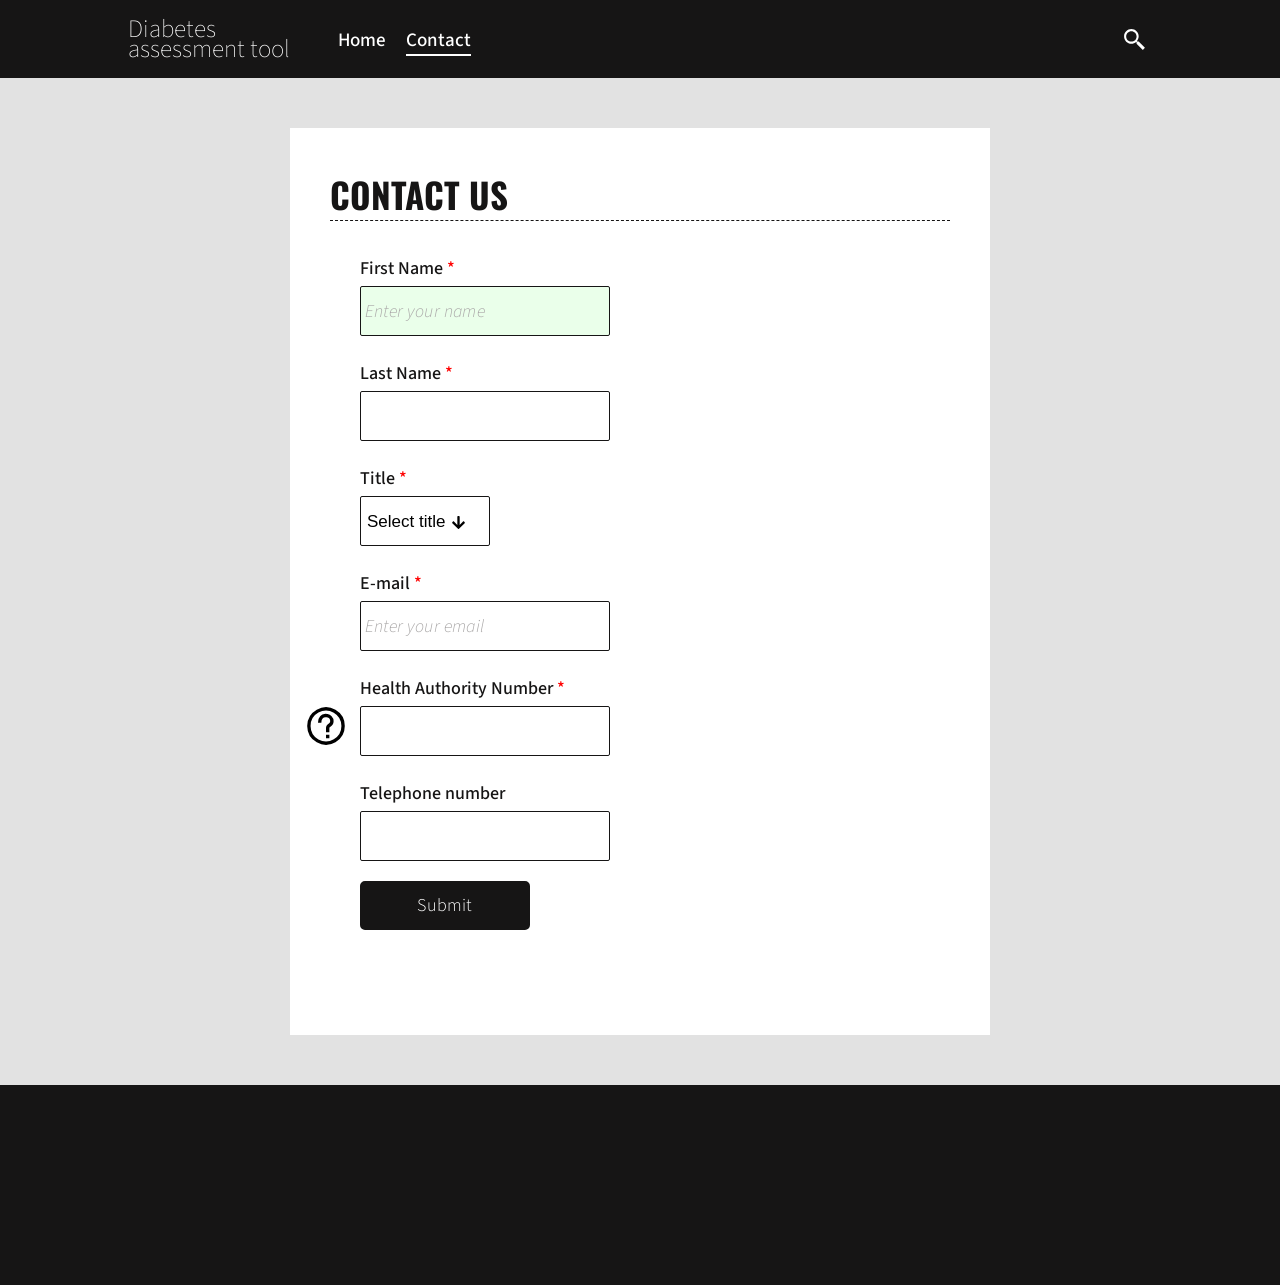
<file: contact.html>
<!--Joseph Ketterer  -->
<!DOCTYPE html>
<html lang="en">
    <head>
        <meta charset="UTF-8">
        <meta name="viewport" content="width=device-width, initial-scale=1.0">
        <meta http-equiv="X-UA-Compatible" content="ie=edge">
        <title>Contact Us</title>
        <script src="contact.js"></script>
        <script src="extra.js"></script>
        <link rel="stylesheet" href="styles.css">
        <style>
        @import url('https://fonts.googleapis.com/css?family=Oswald|Source+Sans+Pro');
    </style>
    </head>
    <body>
        <div class="main-nav">
            <nav class="navcontainer">
                <h1>Diabetes assessment tool</h1>
                <uL class = "leftnav">
                    <li class="contact-nav">
                        <a href="home.html" >Home</a>
                    </li>
                    <li class="contact-nav" >
                        <a href="contact.html" id="current">Contact</a>
                    </li>
                </ul>
                <div class ="icon"></div>
            </nav>
        </div>
        <main class="contact-form-body">
            <div class="container-white">
                <div class="formcontainer">
                    <h3>Contact us</h3>
                    <div class="tool">
                        <div class="questionmark" id="qmark">

                        </div>
                        <div class="tooltip" id="ttip">If you do not know your ZHA number please contact your GP</div>
                    </div>
                    <!-- I'm adding novalidate so validation is only done by js. Not by in built html5 validation -->
                    <form id="userInfo" action="post" class="contact-form" novalidate>
                        <label class="label" for="first-name">First Name <span class="red">*</span></label>
                        <div class="forminput">
                            <input id="first-name" class="input-text focus" type="text">
                            <div id="first-nameError" class="error">&nbsp;</div>
                        </div>
                        <label class="label" for="second-name">Last Name <span class="red">*</span></label>
                        <div class="forminput">
                            <input id="second-name" class="input-text">
                            <div id="second-nameError" class="error">&nbsp;</div>
                        </div>
                        <label class="label" for="title">Title <span class="red">*</span></label>
                        <div class="forminput">
                            <div class="select-style">
                                <select name="title" class="input-text" id="title">
                                    <option value="Select title">Select title</option>
                                    <option value="Mr">Mr</option>
                                    <option value="Mrs">Mrs</option>
                                    <option value="Ms">Ms</option>
                                    <option value="Miss">Miss</option>
                                    <option value="Master">Master</option>
                                </select>
                            </div>
                            <div id="titleError" class="error titleerror">&nbsp;</div>
                        </div>
                        <label class="label" for="email">E-mail <span class="red">*</span></label>
                        <div class="forminput">
                            <input id="email" class="input-text" type="text">
                            <div id="emailError" class="error">&nbsp;</div>
                        </div>
                        <label class="label" for="health">Health Authority Number <span class="red">*</span></label>
                        <div class="forminput">
                            <input id="health" class="input-text" type="text">
                            <div id="healthError" class="error">&nbsp;</div>
                        </div>
                        <label class="label" for="telephone">Telephone number</label>
                        <div class="forminput">
                            <input id="telephone" class="input-text" type="text">
                            <div id="telephoneError" class="error">&nbsp;</div>
                        </div>
                        <input type="submit" id="Submit" value="Submit" class="button">
                        <div id="submitError" class="error">&nbsp;</div>
                    </form>
                    <div class="modal">
                        <div class="modal-content">
                            <span class="close-button">&times;</span>
                            <p>Thankyou. Your contact details have been registered.</p>
                        </div>
                    </div>
                </div>
            </div>
        </main>
        <div class="footercontainer">
            <footer class="footer">

            </footer>
        </div>
    </body>
</html>
</file>
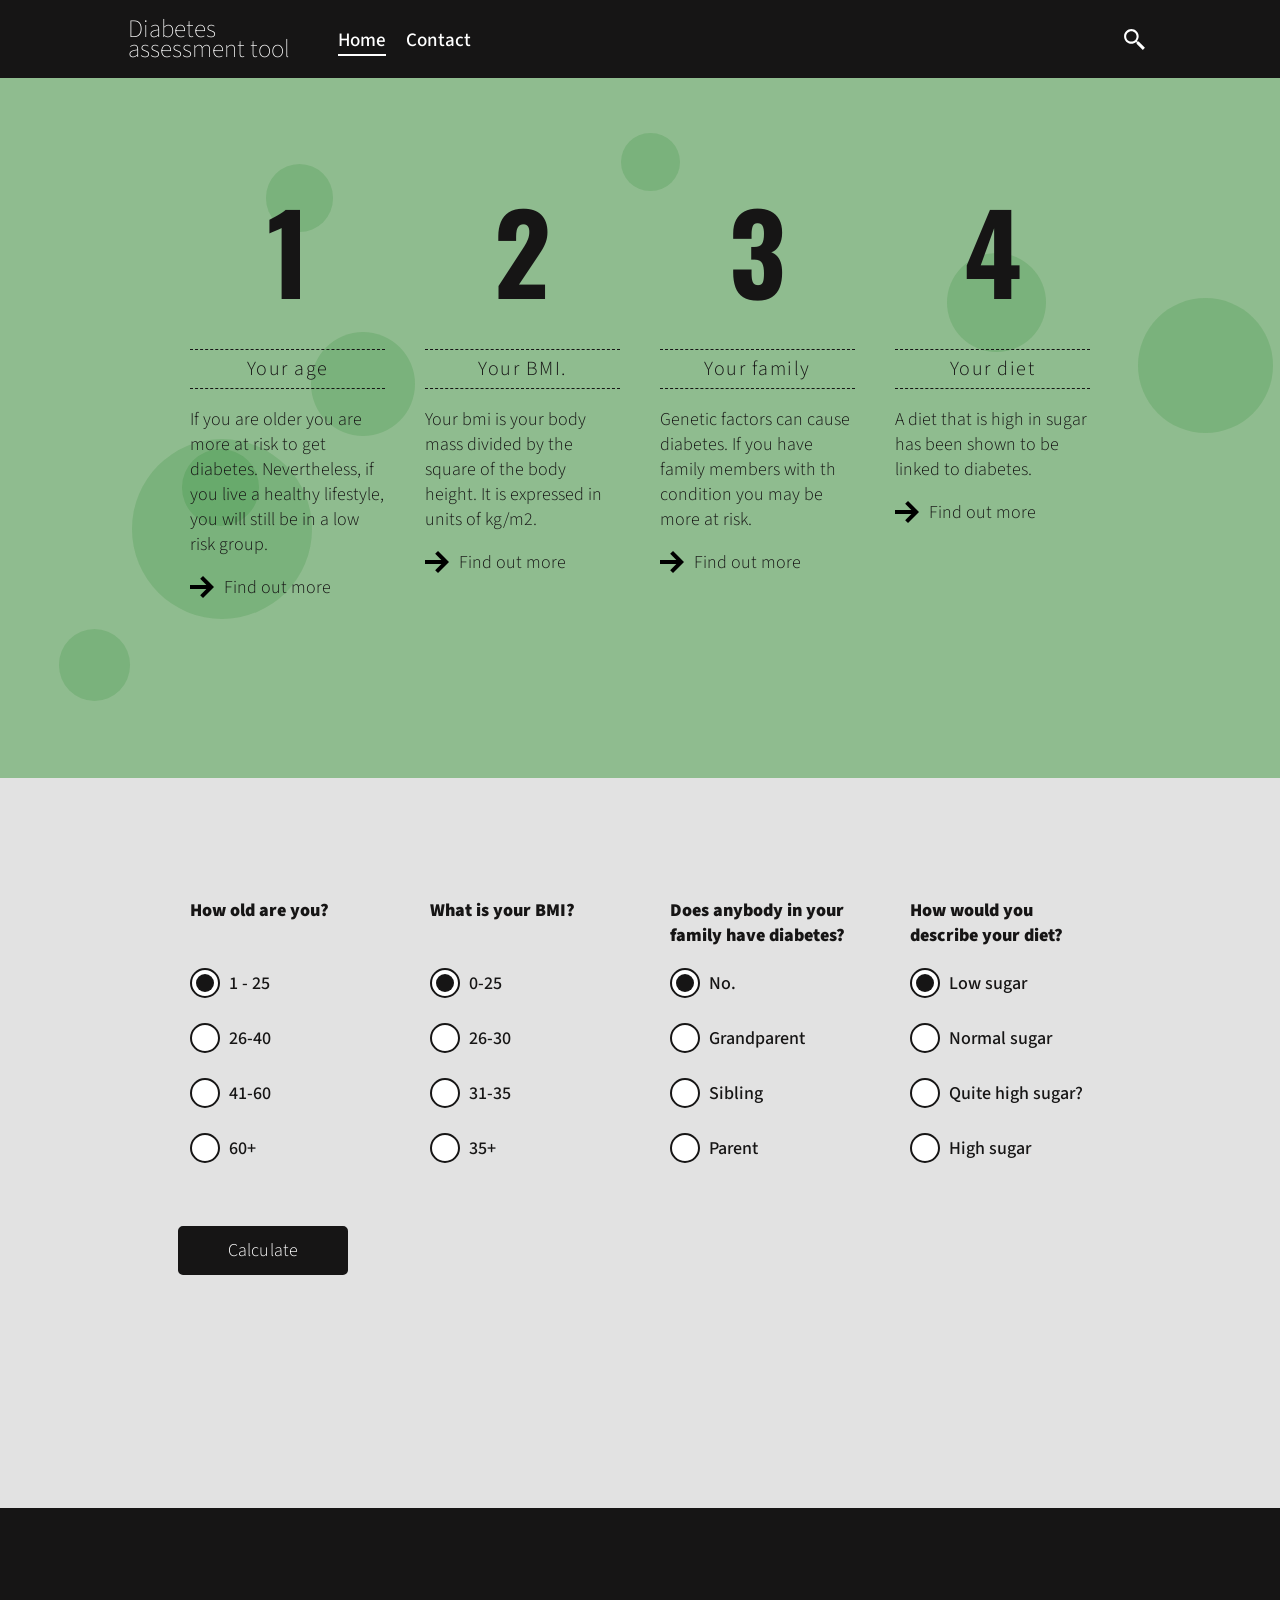
<file: home.html>
<!-- Joseph Ketterer
JKETTE01
Javascript
Tobi Brodie
-->
<!DOCTYPE html>
<html lang="en">
    <head>
        <meta charset="UTF-8">
        <meta name="viewport" content="width=device-width, initial-scale=1.0">
        <meta http-equiv="X-UA-Compatible" content="ie=edge">
        <title>Diabetes tool</title>
        <link rel="stylesheet" href="styles.css">
        <style>
        @import url('https://fonts.googleapis.com/css?family=Oswald|Source+Sans+Pro');
        </style>
        <script src="diabetes.js"></script>
        <script src="extra.js"></script>
    </head>
    <body>
        <div class="main-nav">
            <nav class="navcontainer">
                <h1>Diabetes assessment tool</h1>
                <uL class = "leftnav">
                    <li class="contact-nav">
                        <a href="home.html" id="current">Home</a>
                    </li>
                    <li class="contact-nav" >
                        <a href="contact.html">Contact</a>
                    </li>
                </ul>
                <div class ="icon"></div>
            </nav>
        </div>
        <div class="container" id ="home-container">
            <div class="row-numbers">
                <ol class="content">
                    <li class="contentitems">
                        <p class="summary">Your age</p>
                        <p>If you are older you are more at risk to get diabetes. Nevertheless, if you live a healthy lifestyle,
                        you will still be in a low risk group.</p>
                        <p class="arrowlink"><img src="./images/arrow.svg" alt="arrow"><a href="#" class="arrowlinks">Find out more</a></p>
                    </li>
                    <li class="contentitems">
                        <p class="summary">Your BMI.</p>
                        <p>Your bmi is your body mass divided by the square of the body height. It is expressed in units of kg/m2.</p>
                        <p class="arrowlink"><img src="./images/arrow.svg" alt="arrow"><a href="#" class="arrowlinks">Find out more</a></p>
                    </li>
                    <li class="contentitems">
                        <p class="summary">Your family</p>
                        <p>Genetic factors can cause diabetes. If you have family members with th condition you may be more at risk.</p>
                        <p class="arrowlink"><img src="./images/arrow.svg" alt="arrow"><a href="#" class="arrowlinks">Find out more</a></p>
                    </li>
                    <li class="contentitems">
                        <p class="summary">Your diet</p>
                        <p>A diet that is high in sugar has been shown to be linked to diabetes.</p>
                        <p class="arrowlink"><img src="./images/arrow.svg" alt="arrow"><a href="#" class="arrowlinks">Find out more</a></p>
                    </li>
                </ol>
            </div>
        </div>
        <div class="form">
            <form action="post" class="diabetes" id="health">
                <div class="item-container">
                    <div class="display">
                        <fieldset>
                            <p class="formtext">How old are you? </p>
                            <label class="rb fill">
                                <input type="radio" name="age" class="radio" value=0 checked />
                                <span class="rb-field"></span>
                                <span class="rb-text">1 - 25</span>
                            </label>
                            <label class="rb fill">
                                <input type="radio" name="age" class="radio" value=5 />
                                <span class="rb-field"></span>
                                <span class="rb-text">26-40</span>
                            </label>
                            <label class="rb fill">
                                <input type="radio" name="age" class="radio" value=8 />
                                <span class="rb-field"></span>
                                <span class="rb-text">41-60</span>
                            </label>
                            <label class="rb fill">
                                <input type="radio" name="age" class="radio" value=10 />
                                <span class="rb-field"></span>
                                <span class="rb-text">60+</span>
                            </label>
                        </fieldset>
                    </div>
                    <div class="display">
                        <p class="formtext">What is your BMI?</p>
                        <fieldset>
                            <label class="rb fill">
                                <input type="radio" name="BMI" class="radio" value=0 checked />
                                <span class="rb-field"></span>
                                <span class="rb-text">0-25</span>
                            </label>
                            <label class="rb fill">
                                <input type="radio" name="BMI" class="radio" value=0 />
                                <span class="rb-field"></span>
                                <span class="rb-text">26-30</span>
                            </label>
                            <label class="rb fill">
                                <input type="radio" name="BMI" class="radio" value=9 />
                                <span class="rb-field"></span>
                                <span class="rb-text">31-35</span>

                            </label>
                            <label class="rb fill">
                                <input type="radio" name="BMI" class="radio" value=10 />
                                <span class="rb-field"></span>
                                <span class="rb-text">35+</span>
                            </label>
                        </fieldset>
                    </div>

                    <div class="display">
                        <p class="formtext">Does anybody in your family have diabetes?</p>
                        <fieldset>
                            <label class="rb fill">
                                <input type="radio" name="family" class="radio" value=0 checked />
                                <span class="rb-field"></span>
                                <span class="rb-text">No.</span>
                            </label>
                            <label class="rb fill">
                                <input type="radio" name="family" class="radio" value=7 />
                                <span class="rb-field"></span>
                                <span class="rb-text">Grandparent</span>
                            </label>
                            <label class="rb fill">
                                <input type="radio" name="family" class="radio" value=15 />
                                <span class="rb-field"></span>
                                <span class="rb-text">Sibling</span>
                            </label>
                            <label class="rb fill">
                                <input type="radio" name="family" class="radio" value=15 />
                                <span class="rb-field"></span>
                                <span class="rb-text">Parent</span>
                            </label>
                        </fieldset>
                    </div>
                    <div class="display">
                        <p class="formtext"> How would you describe your diet?</p>
                        <fieldset>
                            <label class="rb fill">
                                <input type="radio" name="diet" class="radio" value=0 checked />
                                <span class="rb-field"></span>
                                <span class="rb-text">Low sugar</span>
                            </label>
                            <label class="rb fill">
                                <input type="radio" name="diet" class="radio" value=0 />
                                <span class="rb-field"></span>
                                <span class="rb-text">Normal sugar</span>
                            </label>
                            <label class="rb fill">
                                <input type="radio" name="diet" class="radio" value=7>
                                <span class="rb-field"></span>
                                <span class="rb-text">Quite high sugar?</span>
                            </label>
                            <label class="rb fill">
                                <input type="radio" name="diet" class="radio" value=10 />
                                <span class="rb-field"></span>
                                <span class="rb-text">High sugar</span>
                            </label>
                        </fieldset>
                    </div>
                </div>
                <div class="row">
                    <input type="submit" id="Submit" value="Calculate" class="button">
                </div>
                <div class="results">

                </div>
            </form>
        </div>
        <div class="footercontainer">
            <footer class="footer">

            </footer>
        </div>
    </body>
</html>
</file>
<file: styles.css>
/* Joseph Ketterer
JKETTE01
Javascript
Tobi Brodie
*/

/* take out the padding from .contactform to make responsive */
/* take out the padding from .contactform to make responsive */
/* take out the padding from .contactform to make responsive */
/* take out the padding from .contactform to make responsive */
/* take out the padding from .contactform to make responsive */


:root {
    --secondary: #8FBC8F;
    --tertiary: #e2e2e2;
    --black: #161515;
    --red: #fa8072;
}

* {
    box-sizing: border-box;
    margin: 0;
    padding: 0;
    border: 0;
}
/* used to remove default background colours from chrome */
input:-webkit-autofill,
input:-webkit-autofill:hover,
input:-webkit-autofill:focus,
input:-webkit-autofill:active  {
    background-color: white;
}

html {
    font-size: 62.5%;
}

body {
    font-family: 'Source Sans Pro', helvetica, arial;
    font-size: 22px;
    font-weight: 500;
    color: var(--black);
}

p {
    margin: 1.8rem 0;
    font-weight: 300;
    font-size: 1.8rem
}

h1 {

    color: white;
    font-size: 2.5rem;
    text-align: center;
    font-weight: 200;
    width: 17rem;
    height: auto;
    text-align: left;
    line-height: 2rem;
    align-self: center;
}


h3 {
    font-family: 'Oswald', 'helvetica neue', arial, sans-serif;
    font-size: 3.5rem;
    border-bottom: 1px dashed var(--black);
    text-transform: uppercase;
}

h4 {
    padding-bottom: 3rem;
    font-size: 3rem
}



/*---------------- Main navigation ------------- */
.main-nav {
    background-color: var(--black);
    width: 100%;
}

.navcontainer {
    margin: auto;
    width: 80%;
    display: flex;
    justify-content: flex-start;
    min-height: 7.8rem;
    max-width: 1400px;


}


.leftnav {
    display: flex;
    text-align: center;
    align-self: center;
}

.leftnav li:first-child{
    margin-left: 4rem;

}

.leftnav li{
    list-style: none;
    display: inline-block;
    margin: 0;
    margin-left: 2rem;



}
.leftnav li a{
font-size: 1.9rem;
text-decoration: none;
color: white;
}
.contact-nav:hover {

}

#current {
border-bottom: 2px solid white;
}


.icon{
    background-image: url(images/search1.svg);
    background-size: 25px 25px;
    margin-top: 2.7rem;
    background-repeat: no-repeat;
    width: 3rem;
    margin-left: auto;

}

/*---------------- End of Main navigation ---------- */
/* ---intro text numbers display--- */
.content {
    display: flex;
    flex-wrap: wrap;
    justify-content: space-around;
    min-height: 70rem;

    align-self: center;
}

.contentitems {
    transition: all 1s;
    flex: .8;
    vertical-align: top;
    z-index: 2;
}

.contentitems a {
    vertical-align: top;
    color: var(--black);
    text-decoration: none;
    margin-left: 1rem;
}

.contentitems a:hover {
    text-decoration: underline;
}

.fa-arrow-right{
    font-size: 2.2rem;
    color: var(--black);
}

.open {
    flex-grow: 2;
}

.open p {
    font-size: 2.2rem;
}


.content {
    counter-reset: listNumbering;
    list-style: none;
    padding: 0 1rem;
    margin: auto;
}


.contentitems {
    font-size: 1em;
    counter-increment: listNumbering;
    width: 18rem;
    margin: 2rem;
    cursor: pointer;
}

.content li:before {
    content: counter(listNumbering, decimal);
    display: block;
    font-family: Oswald, sans-serif;
    font-size: 11rem;
    font-weight: 700;
    text-align: center;
    color: var(--black);
    padding-top: 7rem;
}

.summary {
    color: var(--black);
    border-top: 1px dashed var(--black);
    border-bottom: 1px dashed var(--black);
    font-family: "Source Sans Pro", sans-serif;
    font-size: 2rem;
    font-weight: 300;
    letter-spacing: 0.15rem;
    padding: .5rem 0;
    text-align: center;
}



.arrowlink {
    position: relative;
    top: 0;
    left: 0;
    width: 100%;
    height: 1.8rem;
}

#home-container{
    position: relative;
}
.circle {
    border-radius:50%;
    position: absolute;
    z-index: 1;
    opacity: .15;
    background-color: rgb(6, 122, 18);
    overflow: hidden;

}

/* --- end of intro text numbers display--- */
/*---------------------- results ------------------------*/
.results {
    background-color: var(--tertiary);
    height: 20rem;
}

.results a {
    color: var(--black);
    font-weight: 900;
}

.results-message {
    width: 75%;
    margin: auto;
    padding-top: 1rem;
    padding-bottom: 1rem;

    border-top: 2px dashed var(--black);
    border-bottom: 2px dashed var(--black);
    max-width: 1400px;


}



/*-------------------end of results----------------------- */
.container {
    background-color: var(--secondary);
    width: 100%;
    height: 100%;
    position: absolute;
}

.form {
    background-color: var(--tertiary);
    padding-top: 10rem;
}

.button {
    padding: 1.5rem 3rem;
    font-size: 1.8rem;
    background-color: var(--black);
    ;
    border-radius: .5rem;
    color: white;
    border: 2px solid var(--black);
    ;
    margin-bottom: 1.5rem;
    height: auto;
    width: 17rem;
}


.button:hover {
    transition-duration: .3s;
    background-color: var(--secondary);
    cursor: pointer;
    color: var(--black);

}

button:focus {outline:0;}
/* styles for radio button flexbox   */
.item-container {
    display: flex;
    margin: auto;
    justify-content: space-around;
    flex-wrap: wrap;
    flex-direction: row;
    width: 75%;
    counter-reset: section;
    position: relative;
    background-color: var(--tertiary);
    max-width: 1400px;
}

.display {
    display: flex;
    flex-direction: column;
    flex-wrap: wrap;
    width: 18rem;
    margin: 2rem;
}


.formtext {
    height: 5.5rem;
    font-weight: 900;
    padding: 0 0 7rem 0;
    margin: 0;

}

.row {
    width: 75%;
    margin: auto;
    padding: 1.8rem;
    max-width: 1400px;
}

.row-numbers{
    width: 75%;
    margin: auto;
    padding: 0rem;
    max-width: 1400px;

}

/*----end of  styles for radio button flexbox ----------  */
/* ----------styles for radio buttons--------- */
.rb-container {
    display: flex;
    flex-direction: column;
    justify-content: space-around;
}

.rb {
    display: flex;
    color: var(--black);
    font-weight: 500;
    margin-bottom: 25px;
}

.rb input {
    width: 0;
    height: 0;
    /*I'm changing the opacity so it is still on screen - screen readers can still read this  */
    opacity: 0;
}

.rb .rb-field {
    width: 3rem;
    height: 3rem;
    background-color: white;
    position: relative;
    border: 2px solid var(--black);
}

.rb .rb-text {
    display: flex;
    justify-content: space-around;
    flex-direction: column;
    margin-left: .5em;
}

.rb-text {
    font-size: 1.8rem
}

.rb .rb-field {
    border-radius: 100%;
}

.rb.fill input:checked+span:before {

    width: 71%;
    height: 71%;
    top: 15%;
    left: 15%;

}

.rb.fill .rb-field:before {
    content: '';
    position: absolute;

    width: 0;
    height: 0;
    top: 50%;
    left: 50%;

    background-color: var(--black);
    ;
    border-radius: 100%;
    transition: all .2s cubic-bezier(.45, .05, 0, 1.98);
}

.rb.outline .rb-field {
    background-color: transparent;
    border: .9em solid var(--secondary);
}

.rb.outline .rb-field:before {
    content: '';
    position: absolute;
    border-radius: 100%;
    background-color: black;
    width: 0;
    height: 0;
    top: .5em;
    left: .5em;
    transition: all .2s cubic-bezier(.45, .05, 0, 1.98);
}

/* ---------- end of styles for radio buttons--------- */

.footercontainer {
    height: 20rem;
    width: 100%;
    background-color: var(--black);
}

.footer{
    width: 80%;
    margin: auto;
    padding: 3rem 0;
    color: #ffffff;
}

@media screen and (max-width: 600px) {
    .item-container {
        flex-direction: column;
        align-content: center;
        justify-content: center;
    }

    .display {
        flex: 1;
    }
}


/* -----------------tooltip ------------*/
.tool {
    position: absolute;
    top: 70.7rem;
    margin-left: -2.3rem;
}

.tooltip {
    width: 14rem;
    padding: 1rem;
    background-color: var(--secondary);
    color: black;
    text-align: center;
    opacity: 0;
    border-radius: .2rem;
    z-index: 1;
    font: 0.65em Arial, Helvetica, sans-serif;
    display: block;
    position: absolute;
    right: 2rem;
    top: -9rem;
}

.tooltip::after {
    content: "";
    position: absolute;
    top: 100%;
    left: 80%;
    margin-left: -10px;
    border-width: 10px;
    border-style: solid;
    border-color: var(--secondary) transparent transparent transparent;
}
.questionmark {
    background-image: url(images/questionmark.svg);
    background-size: 38px 38px;
    padding: 1em;
    background-repeat: no-repeat;
    width: 3rem;
}


/* -------------end of tooltip----------- */


.formcontainer {
    padding: 4rem;
    margin: auto;
    background-color: white;
    width: 70rem;
}

.container-white {
    padding: 5rem;
}

.contact-form-body {
    width: 100%;
    height: auto;
    background-color: var(--tertiary);
}

.main-content {
    padding: 4rem;
    margin: auto;
    width: auto;
    background-color: var(--secondary);
}

.contact-form {
    width: 60rem;
    background-color: white;
    padding: 3rem;
}

.error {
    display: block;
    align-self: center;
    margin-left: 1rem;
    color: red;
    font-size: 1.4rem;
}

.forminput {
    height: 5.5rem;
    display: flex;
    margin-bottom: 1.5rem;
    width: 100%
}

.label {
    width: 27rem;
    height: 3rem;
    align-self: flex-end;
    display: inline-block;
    font-size: 1.8rem;
}

.backgroundred {
    background-color: #f9e3df;
}

/*----------------- Select box dropdown styles -----------  */
.select-style {
    padding: 0 0 0 .3rem;
    border: 1px solid var(--black);
    width: 13rem;
    border-radius: .2rem;
    overflow: hidden;
    background-color: #fff;
    height: 5rem;
    background: #fff url("images/arrow-down-solid.svg") no-repeat 80% 55%;
    background-size: 15px 15px;
}

.select-style select {
    padding-top: 1.7rem;
padding-left: .3rem;
    width: 160%;
    font-size: 1.7rem;
    line-height: 1.5rem;
    border: none;
    box-shadow: none;
    background-color: transparent;
    background-image: none;
    -webkit-appearance: none;
    -moz-appearance: none;
    appearance: none;
}

.select-style select:focus {
    border: 0px;
    outline: 0px;
}

/*-----------------end of Select box dropdown styles -----------  */
input {
    border: 1px solid var(--black);
    height: 5rem;
    width: 25rem;
    /* margin: 10px 0 0 0; */
    padding: .4rem;
    font-size: 1.8rem;
    line-height: 1.5rem;
    color: var(--black);
    letter-spacing: .01em;
    font-style: normal;
    font-weight: 300;
    font-family: 'Source Sans Pro';
    display: inline-block;
    margin-bottom: 2rem;
    border-radius: .2rem;
}

.focus {
    background-color: #eaffea;
}

.red {
    color: red;
}

/* ------------ popup css ---------------- */
.modal {
    position: fixed;
    left: 0;
    top: 0;
    width: 100%;
    height: 100%;
    background-color: rgba(0, 0, 0, 0.5);
    opacity: 0;
    visibility: hidden;
    transform: scale(1.1);
    /*transition for when the form closes */
    transition: visibility 0s linear 0.25s, opacity 0.25s 0s, transform 0.25s;
}

.modal-content {
    position: absolute;
    top: 50%;
    left: 50%;
    transform: translate(-50%, -50%);
    background-color: white;
    padding: 1rem 1.5rem;
    width: 35rem;
    height: 15rem;
    border-radius: 0.1rem;
    border: 3px solid var(--black);
}

.close-button {
    float: right;
    width: 1.5rem;
    line-height: 1.5rem;
    text-align: center;
    cursor: pointer;
    border-radius: 0.25rem;
    background-color: lightgray;
}

.close-button:hover {
    background-color: darkgray;
}

.show-modal {
    opacity: 1;
    visibility: visible;
    transform: scale(1.0);
    transition: visibility 0s linear 0s, opacity 0.25s 0s, transform 0.25s;
}

/* ------------ end of popup css ---------------- */
/* ------------ some media querires ---------------- */

@media only screen and (max-width: 900px) {
    .contentitems{
        min-width: 20rem;
    }
    .leftnav li:first-child{
        margin-left: 2rem;
    }
    .leftnav li:last-child{
        margin-right: 1rem;
    }
    h1{
        width: 12rem;
    }
    fieldset{
        min-width: 20rem;
    }
    .container{
        padding-bottom: 8rem;
    }
    .formcontainer{
        width: 100%;
    }
    .contact-form{
        width: 100%;
    }
    .forminput{
        flex-direction: column;
        align-content: flex-start;
        align-items: flex-start;
        margin-bottom: 3rem;

    }
    .input-text{
        padding: 1rem 0;
    }
    .error{
        align-self: flex-start;
        align-content: flex-start;

      }
     .label{
         margin-top: 2.5rem;
     }

     .select-style {
         margin-top: -1rem;
         padding: 0;
         }
    .tool{
        top: 90.5rem;
    }
    .main-nav{
        padding: 2rem 0;
    }
}
</file>
